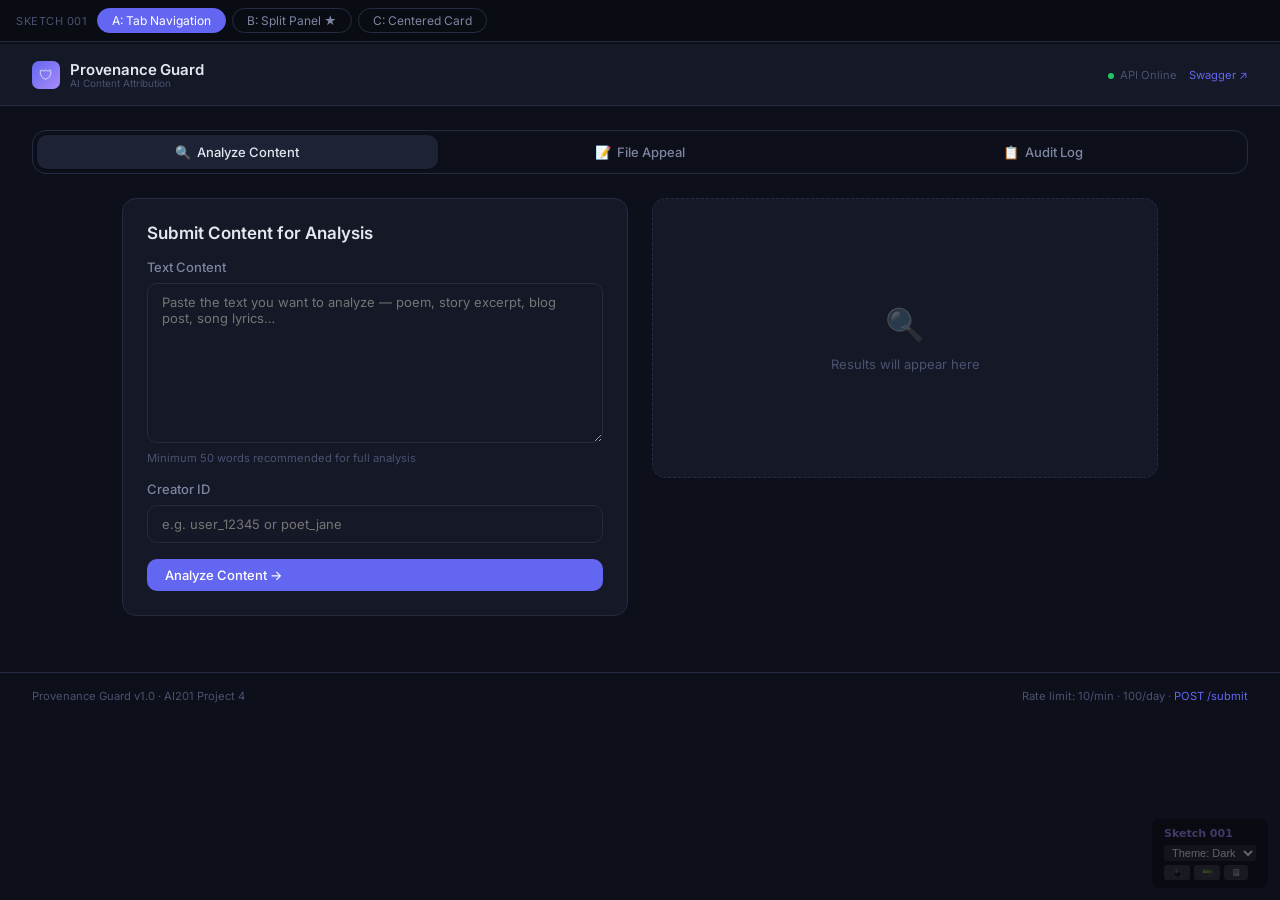
<file: .planning/sketches/001-app-layout/index.html>
<!DOCTYPE html>
<html lang="en">
<head>
<meta charset="UTF-8">
<meta name="viewport" content="width=device-width, initial-scale=1.0">
<title>Sketch 001 — App Layout | Provenance Guard UI</title>
<link rel="stylesheet" href="../themes/default.css">
<style>
  *, *::before, *::after { box-sizing: border-box; margin: 0; padding: 0; }
  body { background: var(--color-bg); color: var(--color-text); font-family: var(--font-sans); font-size: var(--text-base); min-height: 100vh; }

  /* ── Variant nav bar ── */
  #variant-nav {
    position: fixed; top: 0; left: 0; right: 0; z-index: 9998;
    background: #0a0c14; border-bottom: 1px solid var(--color-border);
    padding: 8px 16px; display: flex; gap: 6px; align-items: center;
    font-family: var(--font-sans); font-size: 12px;
  }
  #variant-nav span { color: var(--color-text-dim); margin-right: 4px; font-size: 11px; text-transform: uppercase; letter-spacing: .05em; }
  .variant-tab {
    background: transparent; border: 1px solid var(--color-border); color: var(--color-text-muted);
    padding: 4px 14px; border-radius: var(--radius-full); cursor: pointer; font-size: 12px;
    transition: all var(--transition-fast); font-family: inherit;
  }
  .variant-tab:hover { border-color: var(--color-primary); color: var(--color-text); }
  .variant-tab.active { background: var(--color-primary); border-color: var(--color-primary); color: #fff; }
  .variant { display: none; padding-top: 44px; min-height: 100vh; }
  .variant.active { display: block; }

  /* ── Shared components ── */
  .pg-logo { display: flex; align-items: center; gap: 10px; }
  .pg-logo-icon { width: 28px; height: 28px; background: linear-gradient(135deg, var(--color-primary), #a78bfa); border-radius: 7px; display: flex; align-items: center; justify-content: center; font-size: 14px; }
  .pg-logo-text { font-size: 15px; font-weight: 600; letter-spacing: -.01em; }
  .pg-logo-sub { font-size: 10px; color: var(--color-text-dim); font-weight: 400; display: block; margin-top: -2px; }

  .btn { display: inline-flex; align-items: center; gap: 6px; padding: 8px 18px; border-radius: var(--radius-md); border: none; cursor: pointer; font-family: inherit; font-size: var(--text-sm); font-weight: 500; transition: all var(--transition-fast); }
  .btn-primary { background: var(--color-primary); color: #fff; }
  .btn-primary:hover { background: var(--color-primary-hover); transform: translateY(-1px); box-shadow: var(--shadow-glow-primary); }
  .btn-primary:active { transform: translateY(0); }
  .btn-ghost { background: transparent; color: var(--color-text-muted); border: 1px solid var(--color-border); }
  .btn-ghost:hover { border-color: var(--color-border-focus); color: var(--color-text); }
  .btn-sm { padding: 5px 12px; font-size: var(--text-xs); }

  .field { margin-bottom: var(--space-4); }
  .field label { display: block; font-size: var(--text-sm); color: var(--color-text-muted); margin-bottom: var(--space-2); font-weight: 500; }
  .field input, .field textarea { width: 100%; background: var(--color-surface); border: 1px solid var(--color-border); border-radius: var(--radius-md); padding: 10px 14px; color: var(--color-text); font-family: inherit; font-size: var(--text-sm); transition: border-color var(--transition-fast); resize: vertical; }
  .field input:focus, .field textarea:focus { outline: none; border-color: var(--color-border-focus); box-shadow: 0 0 0 3px rgba(99,102,241,.12); }
  .field textarea { min-height: 100px; }
  .field-hint { font-size: var(--text-xs); color: var(--color-text-dim); margin-top: 4px; }

  .card { background: var(--color-surface); border: 1px solid var(--color-border); border-radius: var(--radius-lg); padding: var(--space-6); }
  .card-title { font-size: var(--text-lg); font-weight: 600; margin-bottom: var(--space-4); }

  .badge { display: inline-flex; align-items: center; gap: 4px; padding: 2px 10px; border-radius: var(--radius-full); font-size: var(--text-xs); font-weight: 600; }
  .badge-ai { background: var(--color-ai-muted); color: var(--color-ai); border: 1px solid rgba(244,63,94,.25); }
  .badge-human { background: var(--color-human-muted); color: var(--color-human); border: 1px solid rgba(16,185,129,.25); }
  .badge-uncertain { background: var(--color-uncertain-muted); color: var(--color-uncertain); border: 1px solid rgba(245,158,11,.25); }

  /* ── Loading shimmer ── */
  @keyframes shimmer { to { background-position: -200% 0; } }
  .loading-btn { position: relative; overflow: hidden; pointer-events: none; opacity: .7; }
  .loading-btn::after { content: ''; position: absolute; inset: 0; background: linear-gradient(90deg, transparent 0%, rgba(255,255,255,.15) 50%, transparent 100%); background-size: 200% 100%; animation: shimmer 1s infinite; }

  /* ══════════════════════════════════════
     VARIANT A — Tab Navigation
  ══════════════════════════════════════ */
  .va-header { background: var(--color-surface); border-bottom: 1px solid var(--color-border); padding: var(--space-4) var(--space-8); display: flex; align-items: center; justify-content: space-between; }
  .va-tabs { display: flex; gap: 2px; background: var(--color-bg); border: 1px solid var(--color-border); border-radius: var(--radius-lg); padding: 4px; margin: var(--space-6) var(--space-8) 0; }
  .va-tab { flex: 1; padding: 9px; text-align: center; border-radius: var(--radius-md); cursor: pointer; font-size: var(--text-sm); font-weight: 500; color: var(--color-text-muted); transition: all var(--transition-base); border: none; background: transparent; font-family: inherit; }
  .va-tab:hover { color: var(--color-text); }
  .va-tab.active { background: var(--color-surface-raised); color: var(--color-text); box-shadow: var(--shadow-sm); }
  .va-tab-icon { margin-right: 6px; }
  .va-body { padding: var(--space-6) var(--space-8); max-width: 1100px; margin: 0 auto; }
  .va-panel { display: none; }
  .va-panel.active { display: block; }
  .va-two-col { display: grid; grid-template-columns: 1fr 1fr; gap: var(--space-6); }
  .va-footer { border-top: 1px solid var(--color-border); padding: var(--space-4) var(--space-8); display: flex; justify-content: space-between; align-items: center; font-size: var(--text-xs); color: var(--color-text-dim); margin-top: var(--space-8); }
  .va-status-dot { width: 6px; height: 6px; border-radius: 50%; background: var(--color-success); display: inline-block; margin-right: 6px; animation: pulse 2s infinite; }
  @keyframes pulse { 0%,100% { opacity: 1; } 50% { opacity: .4; } }

  /* Log table */
  .log-table { width: 100%; border-collapse: collapse; font-size: var(--text-sm); }
  .log-table th { text-align: left; padding: 10px 14px; font-size: var(--text-xs); font-weight: 600; text-transform: uppercase; letter-spacing: .05em; color: var(--color-text-dim); border-bottom: 1px solid var(--color-border); }
  .log-table td { padding: 12px 14px; border-bottom: 1px solid rgba(39,43,66,.5); vertical-align: middle; }
  .log-table tr:hover td { background: var(--color-surface-hover); }
  .log-table tr:last-child td { border-bottom: none; }
  .score-bar { height: 4px; background: var(--color-border); border-radius: 2px; overflow: hidden; width: 60px; }
  .score-fill { height: 100%; border-radius: 2px; }
  .mono { font-family: var(--font-mono); font-size: var(--text-xs); }

  /* ══════════════════════════════════════
     VARIANT B — Split Command Panel
  ══════════════════════════════════════ */
  .vb-layout { display: grid; grid-template-columns: 220px 1fr; min-height: calc(100vh - 44px); }
  .vb-sidebar { background: var(--color-surface); border-right: 1px solid var(--color-border); display: flex; flex-direction: column; }
  .vb-sidebar-head { padding: var(--space-5) var(--space-5) var(--space-4); border-bottom: 1px solid var(--color-border); }
  .vb-nav { padding: var(--space-3); flex: 1; }
  .vb-nav-section { font-size: 10px; text-transform: uppercase; letter-spacing: .08em; color: var(--color-text-dim); font-weight: 700; padding: var(--space-3) var(--space-3) var(--space-2); }
  .vb-nav-item { display: flex; align-items: center; gap: 10px; padding: 9px var(--space-3); border-radius: var(--radius-md); cursor: pointer; font-size: var(--text-sm); color: var(--color-text-muted); transition: all var(--transition-fast); border: none; background: transparent; width: 100%; text-align: left; font-family: inherit; }
  .vb-nav-item:hover { background: var(--color-surface-hover); color: var(--color-text); }
  .vb-nav-item.active { background: var(--color-primary-muted); color: var(--color-primary-hover); }
  .vb-nav-icon { font-size: 15px; width: 20px; text-align: center; }
  .vb-nav-badge { margin-left: auto; background: var(--color-primary); color: #fff; font-size: 10px; font-weight: 700; padding: 1px 6px; border-radius: var(--radius-full); }
  .vb-main { padding: var(--space-8); overflow-y: auto; }
  .vb-page { display: none; }
  .vb-page.active { display: block; }
  .vb-page-title { font-size: var(--text-2xl); font-weight: 700; margin-bottom: var(--space-2); }
  .vb-page-sub { color: var(--color-text-muted); font-size: var(--text-sm); margin-bottom: var(--space-6); }
  .vb-sidebar-footer { padding: var(--space-4); border-top: 1px solid var(--color-border); }
  .vb-api-status { display: flex; align-items: center; gap: 8px; font-size: var(--text-xs); color: var(--color-text-muted); }

  /* ══════════════════════════════════════
     VARIANT C — Centered Single Card
  ══════════════════════════════════════ */
  .vc-outer { min-height: calc(100vh - 44px); display: flex; flex-direction: column; align-items: center; padding: var(--space-10) var(--space-6); background: radial-gradient(ellipse at 50% 0%, rgba(99,102,241,.08) 0%, transparent 60%); }
  .vc-hero { text-align: center; margin-bottom: var(--space-10); }
  .vc-hero-badge { display: inline-flex; align-items: center; gap: 6px; background: var(--color-primary-muted); border: 1px solid rgba(99,102,241,.25); border-radius: var(--radius-full); padding: 4px 14px; font-size: var(--text-xs); color: var(--color-primary-hover); margin-bottom: var(--space-5); }
  .vc-hero-title { font-size: var(--text-3xl); font-weight: 700; letter-spacing: -.02em; margin-bottom: var(--space-3); background: linear-gradient(135deg, #e2e8f0 0%, #818cf8 100%); -webkit-background-clip: text; -webkit-text-fill-color: transparent; background-clip: text; }
  .vc-hero-sub { font-size: var(--text-base); color: var(--color-text-muted); max-width: 480px; line-height: 1.6; }
  .vc-card { width: 100%; max-width: 680px; }
  .vc-inner-tabs { display: flex; border-bottom: 1px solid var(--color-border); margin-bottom: var(--space-6); }
  .vc-inner-tab { padding: 10px 20px; font-size: var(--text-sm); font-weight: 500; color: var(--color-text-muted); cursor: pointer; border-bottom: 2px solid transparent; transition: all var(--transition-fast); border-top: none; border-left: none; border-right: none; background: transparent; font-family: inherit; margin-bottom: -1px; }
  .vc-inner-tab:hover { color: var(--color-text); }
  .vc-inner-tab.active { color: var(--color-primary-hover); border-bottom-color: var(--color-primary); }
  .vc-panel { display: none; }
  .vc-panel.active { display: block; }
</style>
</head>
<body>

<!-- ── Variant switcher ── -->
<div id="variant-nav">
  <span>Sketch 001</span>
  <button class="variant-tab active" onclick="showVariant('a', this)">A: Tab Navigation</button>
  <button class="variant-tab" onclick="showVariant('b', this)">B: Split Panel ★</button>
  <button class="variant-tab" onclick="showVariant('c', this)">C: Centered Card</button>
</div>

<!-- ════════════════════════════════════════════════════
     VARIANT A — Tab Navigation (Gradio-native feel)
════════════════════════════════════════════════════ -->
<div id="variant-a" class="variant active">
  <header class="va-header">
    <div class="pg-logo">
      <div class="pg-logo-icon">🛡</div>
      <div>
        <div class="pg-logo-text">Provenance Guard</div>
        <span class="pg-logo-sub">AI Content Attribution</span>
      </div>
    </div>
    <div style="display:flex;gap:var(--space-3);align-items:center">
      <span style="font-size:var(--text-xs);color:var(--color-text-dim)"><span class="va-status-dot"></span>API Online</span>
      <a href="http://localhost:5000/apidocs" style="font-size:var(--text-xs);color:var(--color-primary);text-decoration:none">Swagger ↗</a>
    </div>
  </header>

  <div class="va-tabs">
    <button class="va-tab active" onclick="vaTab('submit', this)"><span class="va-tab-icon">🔍</span>Analyze Content</button>
    <button class="va-tab" onclick="vaTab('appeal', this)"><span class="va-tab-icon">📝</span>File Appeal</button>
    <button class="va-tab" onclick="vaTab('log', this)"><span class="va-tab-icon">📋</span>Audit Log</button>
  </div>

  <div class="va-body">
    <!-- Submit panel -->
    <div id="va-submit" class="va-panel active">
      <div class="va-two-col">
        <div>
          <div class="card">
            <div class="card-title">Submit Content for Analysis</div>
            <div class="field">
              <label>Text Content</label>
              <textarea id="va-text" placeholder="Paste the text you want to analyze — poem, story excerpt, blog post, song lyrics…" style="min-height:160px"></textarea>
              <div class="field-hint">Minimum 50 words recommended for full analysis</div>
            </div>
            <div class="field">
              <label>Creator ID</label>
              <input id="va-creator" type="text" placeholder="e.g. user_12345 or poet_jane">
            </div>
            <button class="btn btn-primary" style="width:100%" onclick="vaSubmit(this)">Analyze Content →</button>
          </div>
        </div>
        <div id="va-result-area">
          <div class="card" style="border-style:dashed;display:flex;flex-direction:column;align-items:center;justify-content:center;min-height:280px;gap:var(--space-3)">
            <div style="font-size:32px;opacity:.3">🔍</div>
            <div style="color:var(--color-text-dim);font-size:var(--text-sm)">Results will appear here</div>
          </div>
        </div>
      </div>
    </div>

    <!-- Appeal panel -->
    <div id="va-appeal" class="va-panel">
      <div style="max-width:560px">
        <div class="card">
          <div class="card-title">File a Classification Appeal</div>
          <p style="font-size:var(--text-sm);color:var(--color-text-muted);margin-bottom:var(--space-5);line-height:1.6">If you believe your content was misclassified, provide the content ID from your submission and your reasoning. A human moderator will review your case.</p>
          <div class="field">
            <label>Content ID</label>
            <input id="va-cid" type="text" placeholder="e.g. 3f7a8c2d-1234-…" style="font-family:var(--font-mono);font-size:var(--text-sm)">
          </div>
          <div class="field">
            <label>Your Reasoning</label>
            <textarea id="va-reason" placeholder="Explain why you believe the classification is incorrect…" style="min-height:120px"></textarea>
          </div>
          <button class="btn btn-primary" onclick="vaAppeal(this)">Submit Appeal →</button>
        </div>
      </div>
    </div>

    <!-- Log panel -->
    <div id="va-log" class="va-panel">
      <div class="card" style="padding:0;overflow:hidden">
        <div style="padding:var(--space-5) var(--space-6);display:flex;justify-content:space-between;align-items:center;border-bottom:1px solid var(--color-border)">
          <div class="card-title" style="margin:0">Audit Log</div>
          <button class="btn btn-ghost btn-sm" onclick="vaRefreshLog()">↻ Refresh</button>
        </div>
        <table class="log-table" id="va-log-table">
          <thead>
            <tr>
              <th>Content ID</th>
              <th>Creator</th>
              <th>Attribution</th>
              <th>Confidence</th>
              <th>Status</th>
              <th>Timestamp</th>
            </tr>
          </thead>
          <tbody id="va-log-body">
            <tr>
              <td class="mono">3f7a8c2d…</td>
              <td>poet_alice</td>
              <td><span class="badge badge-ai">likely_ai</span></td>
              <td>
                <div style="display:flex;align-items:center;gap:8px">
                  <div class="score-bar"><div class="score-fill" style="width:82%;background:var(--color-ai)"></div></div>
                  <span class="mono" style="color:var(--color-text-muted)">0.82</span>
                </div>
              </td>
              <td><span class="badge badge-uncertain" style="background:rgba(245,158,11,.08)">under_review</span></td>
              <td class="mono" style="color:var(--color-text-muted)">2026-06-27T14:23</td>
            </tr>
            <tr>
              <td class="mono">a912ef05…</td>
              <td>writer_bob</td>
              <td><span class="badge badge-human">likely_human</span></td>
              <td>
                <div style="display:flex;align-items:center;gap:8px">
                  <div class="score-bar"><div class="score-fill" style="width:18%;background:var(--color-human)"></div></div>
                  <span class="mono" style="color:var(--color-text-muted)">0.18</span>
                </div>
              </td>
              <td><span class="badge" style="background:rgba(16,185,129,.08);color:var(--color-human);border-color:rgba(16,185,129,.2)">classified</span></td>
              <td class="mono" style="color:var(--color-text-muted)">2026-06-27T13:51</td>
            </tr>
            <tr>
              <td class="mono">c54b9001…</td>
              <td>creator_xyz</td>
              <td><span class="badge badge-uncertain">uncertain</span></td>
              <td>
                <div style="display:flex;align-items:center;gap:8px">
                  <div class="score-bar"><div class="score-fill" style="width:53%;background:var(--color-uncertain)"></div></div>
                  <span class="mono" style="color:var(--color-text-muted)">0.53</span>
                </div>
              </td>
              <td><span class="badge" style="background:rgba(16,185,129,.08);color:var(--color-human);border-color:rgba(16,185,129,.2)">classified</span></td>
              <td class="mono" style="color:var(--color-text-muted)">2026-06-27T12:08</td>
            </tr>
          </tbody>
        </table>
      </div>
    </div>
  </div>

  <footer class="va-footer">
    <div>Provenance Guard v1.0 · AI201 Project 4</div>
    <div>Rate limit: 10/min · 100/day · <span style="color:var(--color-primary)">POST /submit</span></div>
  </footer>
</div>

<!-- ════════════════════════════════════════════════════
     VARIANT B — Split Command Panel
════════════════════════════════════════════════════ -->
<div id="variant-b" class="variant">
  <div class="vb-layout">
    <aside class="vb-sidebar">
      <div class="vb-sidebar-head">
        <div class="pg-logo">
          <div class="pg-logo-icon">🛡</div>
          <div>
            <div class="pg-logo-text">Provenance Guard</div>
            <span class="pg-logo-sub">Content Attribution</span>
          </div>
        </div>
      </div>
      <nav class="vb-nav">
        <div class="vb-nav-section">Detection</div>
        <button class="vb-nav-item active" onclick="vbPage('analyze', this)">
          <span class="vb-nav-icon">🔍</span> Analyze Content
        </button>
        <button class="vb-nav-item" onclick="vbPage('appeal', this)">
          <span class="vb-nav-icon">📝</span> File Appeal
        </button>
        <div class="vb-nav-section">History</div>
        <button class="vb-nav-item" onclick="vbPage('log', this)">
          <span class="vb-nav-icon">📋</span> Audit Log
          <span class="vb-nav-badge">3</span>
        </button>
      </nav>
      <div class="vb-sidebar-footer">
        <div class="vb-api-status">
          <span class="va-status-dot"></span>
          API · localhost:5000
        </div>
        <div style="margin-top:8px">
          <a href="#" style="font-size:10px;color:var(--color-text-dim);text-decoration:none">Swagger Docs ↗</a>
        </div>
      </div>
    </aside>

    <main class="vb-main">
      <!-- Analyze page -->
      <div id="vb-analyze" class="vb-page active">
        <div class="vb-page-title">Analyze Content</div>
        <div class="vb-page-sub">Submit text to detect AI authorship using dual-signal analysis</div>
        <div style="display:grid;grid-template-columns:1fr 1fr;gap:var(--space-6);max-width:900px">
          <div class="card">
            <div class="field">
              <label>Text Content</label>
              <textarea placeholder="Paste content here…" style="min-height:180px"></textarea>
            </div>
            <div class="field">
              <label>Creator ID</label>
              <input type="text" placeholder="creator_id">
            </div>
            <button class="btn btn-primary" style="width:100%" onclick="vbSubmit(this)">Run Analysis →</button>
          </div>
          <div id="vb-result">
            <div class="card" style="border-style:dashed;min-height:280px;display:flex;align-items:center;justify-content:center;flex-direction:column;gap:10px">
              <span style="font-size:28px;opacity:.25">⚡</span>
              <span style="font-size:var(--text-sm);color:var(--color-text-dim)">Awaiting analysis</span>
            </div>
          </div>
        </div>
      </div>

      <!-- Appeal page -->
      <div id="vb-appeal" class="vb-page">
        <div class="vb-page-title">File Appeal</div>
        <div class="vb-page-sub">Contest a prior classification decision</div>
        <div class="card" style="max-width:520px">
          <div class="field">
            <label>Content ID</label>
            <input type="text" placeholder="UUID from your submission" style="font-family:var(--font-mono)">
          </div>
          <div class="field">
            <label>Your Reasoning</label>
            <textarea placeholder="Why do you believe the classification is incorrect?"></textarea>
          </div>
          <div style="display:flex;gap:var(--space-3)">
            <button class="btn btn-primary" onclick="vbAppeal(this)">Submit Appeal</button>
            <button class="btn btn-ghost">Cancel</button>
          </div>
        </div>
      </div>

      <!-- Log page -->
      <div id="vb-log" class="vb-page">
        <div class="vb-page-title">Audit Log</div>
        <div class="vb-page-sub">All attribution decisions and pending appeals</div>
        <div class="card" style="padding:0;overflow:hidden;max-width:900px">
          <div style="padding:var(--space-4) var(--space-5);border-bottom:1px solid var(--color-border);display:flex;justify-content:space-between">
            <div style="display:flex;gap:8px">
              <button class="btn btn-ghost btn-sm" style="background:var(--color-surface-raised)">All</button>
              <button class="btn btn-ghost btn-sm">Under Review</button>
            </div>
            <button class="btn btn-ghost btn-sm">↻ Refresh</button>
          </div>
          <table class="log-table">
            <thead><tr><th>ID</th><th>Creator</th><th>Attribution</th><th>Score</th><th>Status</th><th>Time</th></tr></thead>
            <tbody>
              <tr><td class="mono">3f7a8c2d…</td><td>poet_alice</td><td><span class="badge badge-ai">likely_ai</span></td><td><span class="mono">0.82</span></td><td><span class="badge badge-uncertain" style="background:rgba(245,158,11,.08)">under_review</span></td><td class="mono" style="color:var(--color-text-dim)">14:23</td></tr>
              <tr><td class="mono">a912ef05…</td><td>writer_bob</td><td><span class="badge badge-human">likely_human</span></td><td><span class="mono">0.18</span></td><td><span class="badge" style="background:rgba(16,185,129,.08);color:var(--color-human)">classified</span></td><td class="mono" style="color:var(--color-text-dim)">13:51</td></tr>
              <tr><td class="mono">c54b9001…</td><td>creator_xyz</td><td><span class="badge badge-uncertain">uncertain</span></td><td><span class="mono">0.53</span></td><td><span class="badge" style="background:rgba(16,185,129,.08);color:var(--color-human)">classified</span></td><td class="mono" style="color:var(--color-text-dim)">12:08</td></tr>
            </tbody>
          </table>
        </div>
      </div>
    </main>
  </div>
</div>

<!-- ════════════════════════════════════════════════════
     VARIANT C — Centered Single Card
════════════════════════════════════════════════════ -->
<div id="variant-c" class="variant">
  <div class="vc-outer">
    <div class="vc-hero">
      <div class="vc-hero-badge">🛡 AI Content Attribution</div>
      <h1 class="vc-hero-title">Provenance Guard</h1>
      <p class="vc-hero-sub">Detect AI-generated content with dual-signal analysis. Transparent labels. Human-first design.</p>
    </div>
    <div class="vc-card card">
      <div class="vc-inner-tabs">
        <button class="vc-inner-tab active" onclick="vcTab('analyze', this)">🔍 Analyze</button>
        <button class="vc-inner-tab" onclick="vcTab('appeal', this)">📝 Appeal</button>
        <button class="vc-inner-tab" onclick="vcTab('log', this)">📋 Log</button>
      </div>

      <div id="vc-analyze" class="vc-panel active">
        <div class="field">
          <label>Text Content</label>
          <textarea placeholder="Paste the content to analyze…" style="min-height:140px"></textarea>
        </div>
        <div class="field">
          <label>Creator ID</label>
          <input type="text" placeholder="creator_id">
        </div>
        <button class="btn btn-primary" style="width:100%;justify-content:center" onclick="vcSubmit(this)">Analyze Content →</button>
        <div id="vc-result" style="margin-top:var(--space-5);display:none"></div>
      </div>

      <div id="vc-appeal" class="vc-panel">
        <div class="field">
          <label>Content ID</label>
          <input type="text" placeholder="UUID from submission" style="font-family:var(--font-mono)">
        </div>
        <div class="field">
          <label>Your Reasoning</label>
          <textarea placeholder="Explain the misclassification…"></textarea>
        </div>
        <button class="btn btn-primary" onclick="vcAppeal(this)">Submit Appeal →</button>
      </div>

      <div id="vc-log" class="vc-panel">
        <table class="log-table">
          <thead><tr><th>Attribution</th><th>Confidence</th><th>Creator</th><th>Status</th></tr></thead>
          <tbody>
            <tr><td><span class="badge badge-ai">likely_ai</span></td><td class="mono">0.82</td><td>poet_alice</td><td><span style="color:var(--color-uncertain);font-size:var(--text-xs)">under_review</span></td></tr>
            <tr><td><span class="badge badge-human">likely_human</span></td><td class="mono">0.18</td><td>writer_bob</td><td><span style="color:var(--color-human);font-size:var(--text-xs)">classified</span></td></tr>
            <tr><td><span class="badge badge-uncertain">uncertain</span></td><td class="mono">0.53</td><td>creator_xyz</td><td><span style="color:var(--color-human);font-size:var(--text-xs)">classified</span></td></tr>
          </tbody>
        </table>
      </div>
    </div>
    <div style="margin-top:var(--space-6);font-size:var(--text-xs);color:var(--color-text-dim);text-align:center">
      Rate limited · 10/min · 100/day · <a href="#" style="color:var(--color-primary);text-decoration:none">API Docs</a>
    </div>
  </div>
</div>

<!-- ── Sketch toolbar ── -->
<div id="sketch-tools" style="position:fixed;bottom:12px;right:12px;z-index:9999;font-family:system-ui;font-size:11px;background:rgba(0,0,0,0.8);color:white;padding:8px 12px;border-radius:8px;opacity:0.35;transition:opacity 0.2s;backdrop-filter:blur(4px);" onmouseenter="this.style.opacity='1'" onmouseleave="this.style.opacity='0.35'">
  <div style="margin-bottom:5px;font-weight:600;color:#a78bfa">Sketch 001</div>
  <div style="margin-bottom:4px">
    <select onchange="document.querySelector('link[href*=themes]').href='../themes/'+this.value+'.css'" style="background:#222;color:#fff;border:none;font-size:11px;border-radius:3px;padding:1px 4px">
      <option value="default">Theme: Dark</option>
    </select>
  </div>
  <div style="display:flex;gap:4px">
    <button onclick="setWidth(375)" style="background:#333;border:none;color:#ccc;padding:2px 7px;border-radius:3px;cursor:pointer;font-size:10px">📱</button>
    <button onclick="setWidth(768)" style="background:#333;border:none;color:#ccc;padding:2px 7px;border-radius:3px;cursor:pointer;font-size:10px">📟</button>
    <button onclick="setWidth(0)" style="background:#333;border:none;color:#ccc;padding:2px 7px;border-radius:3px;cursor:pointer;font-size:10px">🖥</button>
  </div>
</div>

<script>
// ── Variant switching ──
function showVariant(id, btn) {
  document.querySelectorAll('.variant').forEach(v => v.classList.remove('active'));
  document.querySelectorAll('.variant-tab').forEach(t => t.classList.remove('active'));
  document.getElementById('variant-' + id).classList.add('active');
  btn.classList.add('active');
}

// ── Variant A interactions ──
function vaTab(name, btn) {
  document.querySelectorAll('.va-tab').forEach(t => t.classList.remove('active'));
  document.querySelectorAll('.va-panel').forEach(p => p.classList.remove('active'));
  btn.classList.add('active');
  document.getElementById('va-' + name).classList.add('active');
}

function vaSubmit(btn) {
  btn.classList.add('loading-btn');
  btn.textContent = 'Analyzing…';
  setTimeout(() => {
    btn.classList.remove('loading-btn');
    btn.textContent = 'Analyze Content →';
    document.getElementById('va-result-area').innerHTML = resultCard('likely_ai', 0.82, 0.90, 0.70);
  }, 1600);
}
function vaAppeal(btn) {
  btn.classList.add('loading-btn'); btn.textContent = 'Submitting…';
  setTimeout(() => {
    btn.classList.remove('loading-btn'); btn.textContent = 'Submit Appeal →';
    btn.closest('.card').innerHTML += '<div style="margin-top:16px;padding:12px;background:rgba(16,185,129,.1);border:1px solid rgba(16,185,129,.25);border-radius:8px;font-size:13px;color:#10b981">✓ Appeal submitted. A moderator will review your case.</div>';
  }, 1200);
}
function vaRefreshLog() { /* shimmer effect */ }

// ── Variant B interactions ──
function vbPage(name, btn) {
  document.querySelectorAll('.vb-nav-item').forEach(i => i.classList.remove('active'));
  document.querySelectorAll('.vb-page').forEach(p => p.classList.remove('active'));
  btn.classList.add('active');
  document.getElementById('vb-' + name).classList.add('active');
}
function vbSubmit(btn) {
  btn.classList.add('loading-btn'); btn.textContent = 'Analyzing…';
  setTimeout(() => {
    btn.classList.remove('loading-btn'); btn.textContent = 'Run Analysis →';
    document.getElementById('vb-result').innerHTML = resultCard('likely_human', 0.21, 0.15, 0.30);
  }, 1400);
}
function vbAppeal(btn) {
  btn.classList.add('loading-btn'); btn.textContent = 'Submitting…';
  setTimeout(() => { btn.classList.remove('loading-btn'); btn.textContent = 'Submit Appeal'; }, 1200);
}

// ── Variant C interactions ──
function vcTab(name, btn) {
  document.querySelectorAll('.vc-inner-tab').forEach(t => t.classList.remove('active'));
  document.querySelectorAll('.vc-panel').forEach(p => p.classList.remove('active'));
  btn.classList.add('active');
  document.getElementById('vc-' + name).classList.add('active');
}
function vcSubmit(btn) {
  btn.classList.add('loading-btn'); btn.textContent = 'Analyzing…';
  setTimeout(() => {
    btn.classList.remove('loading-btn'); btn.textContent = 'Analyze Content →';
    const el = document.getElementById('vc-result');
    el.style.display = 'block';
    el.innerHTML = resultCard('uncertain', 0.53, 0.60, 0.42);
  }, 1500);
}
function vcAppeal(btn) {
  btn.classList.add('loading-btn'); btn.textContent = 'Submitting…';
  setTimeout(() => { btn.classList.remove('loading-btn'); btn.textContent = 'Submit Appeal →'; }, 1200);
}

// ── Shared result card renderer ──
function resultCard(attr, conf, llm, stylo) {
  const colors = { likely_ai: '#f43f5e', likely_human: '#10b981', uncertain: '#f59e0b' };
  const labels = { likely_ai: 'AI-Assisted Content', likely_human: 'Human-Authored Content', uncertain: 'Attribution Unclear' };
  const icons = { likely_ai: '🤖', likely_human: '✍️', uncertain: '❓' };
  const c = colors[attr], pct = Math.round(conf * 100);
  return `
  <div style="background:var(--color-surface);border:1px solid var(--color-border);border-radius:var(--radius-lg);overflow:hidden;animation:fadeIn .3s ease">
    <div style="background:${c}1a;border-bottom:1px solid ${c}30;padding:14px 18px;display:flex;align-items:center;justify-content:space-between">
      <div style="display:flex;align-items:center;gap:10px">
        <span style="font-size:20px">${icons[attr]}</span>
        <span style="font-weight:600;color:${c}">${labels[attr]}</span>
      </div>
      <span style="font-family:var(--font-mono);font-size:13px;color:${c}">${pct}%</span>
    </div>
    <div style="padding:14px 18px">
      <div style="height:6px;background:var(--color-border);border-radius:3px;overflow:hidden;margin-bottom:12px">
        <div style="width:${pct}%;height:100%;background:${c};border-radius:3px;transition:width .6s ease"></div>
      </div>
      <div style="display:grid;grid-template-columns:1fr 1fr;gap:8px;font-size:12px">
        <div style="background:var(--color-surface-raised);padding:8px 12px;border-radius:6px">
          <div style="color:var(--color-text-dim);margin-bottom:2px">LLM Signal</div>
          <div style="font-family:var(--font-mono);font-weight:600">${llm.toFixed(2)}</div>
        </div>
        <div style="background:var(--color-surface-raised);padding:8px 12px;border-radius:6px">
          <div style="color:var(--color-text-dim);margin-bottom:2px">Stylometric</div>
          <div style="font-family:var(--font-mono);font-weight:600">${stylo.toFixed(2)}</div>
        </div>
      </div>
    </div>
  </div>`;
}

// ── Toolbar ──
function setWidth(w) {
  document.querySelectorAll('.variant.active').forEach(v => { v.style.maxWidth = w ? w+'px' : ''; v.style.margin = w ? '0 auto' : ''; });
}

// ── Animations ──
const s = document.createElement('style');
s.textContent = '@keyframes fadeIn { from { opacity:0; transform:translateY(4px) } to { opacity:1; transform:translateY(0) } }';
document.head.appendChild(s);
</script>
</body>
</html>
</file>
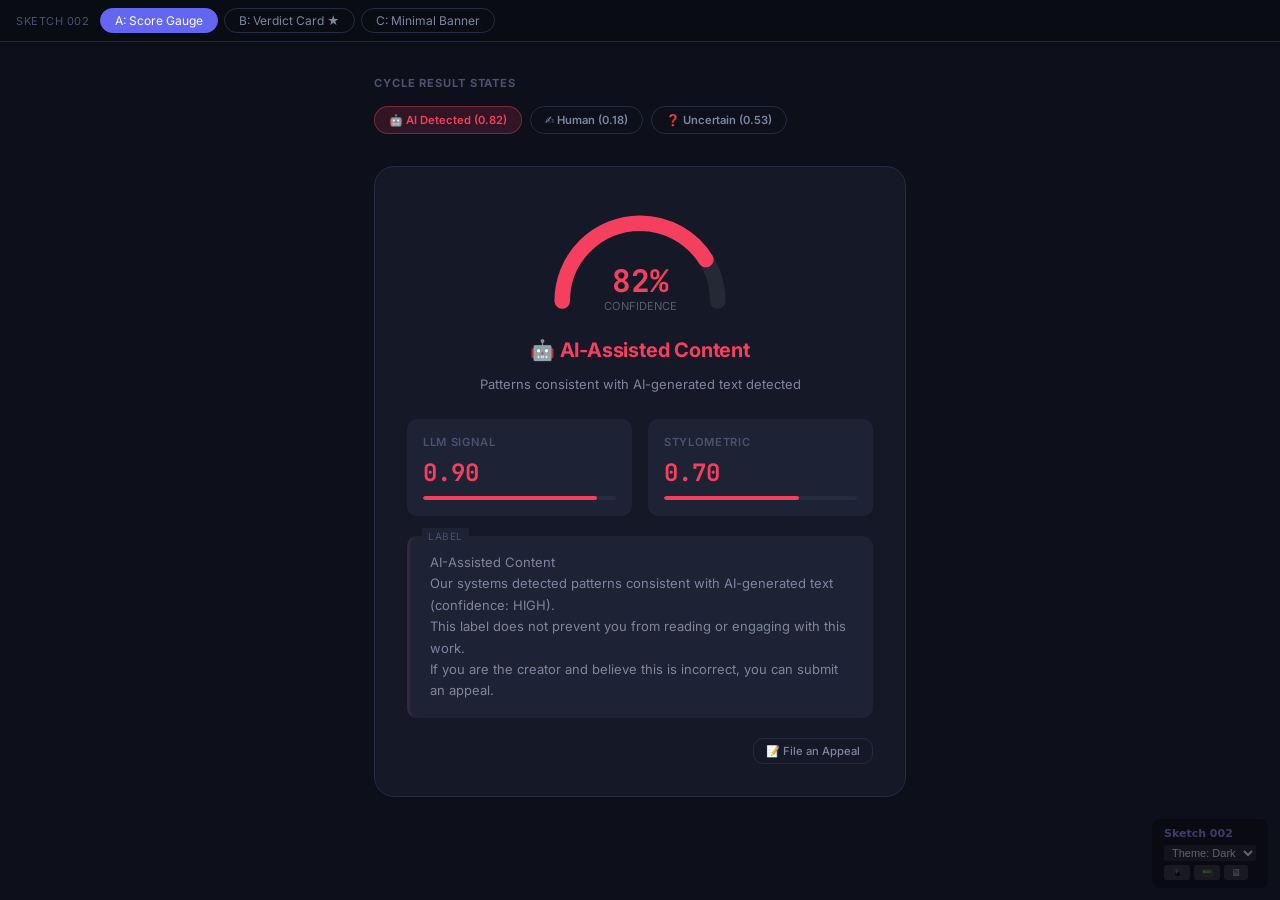
<file: .planning/sketches/002-result-display/index.html>
<!DOCTYPE html>
<html lang="en">
<head>
<meta charset="UTF-8">
<meta name="viewport" content="width=device-width, initial-scale=1.0">
<title>Sketch 002 — Attribution Result Display | Provenance Guard UI</title>
<link rel="stylesheet" href="../themes/default.css">
<style>
  *, *::before, *::after { box-sizing: border-box; margin: 0; padding: 0; }
  body { background: var(--color-bg); color: var(--color-text); font-family: var(--font-sans); font-size: var(--text-base); min-height: 100vh; }

  /* ── Variant nav ── */
  #variant-nav { position:fixed;top:0;left:0;right:0;z-index:9998;background:#0a0c14;border-bottom:1px solid var(--color-border);padding:8px 16px;display:flex;gap:6px;align-items:center;font-family:var(--font-sans);font-size:12px; }
  #variant-nav span { color:var(--color-text-dim);margin-right:4px;font-size:11px;text-transform:uppercase;letter-spacing:.05em; }
  .variant-tab { background:transparent;border:1px solid var(--color-border);color:var(--color-text-muted);padding:4px 14px;border-radius:var(--radius-full);cursor:pointer;font-size:12px;transition:all var(--transition-fast);font-family:inherit; }
  .variant-tab:hover { border-color:var(--color-primary);color:var(--color-text); }
  .variant-tab.active { background:var(--color-primary);border-color:var(--color-primary);color:#fff; }
  .variant { display:none;padding-top:44px; }
  .variant.active { display:block; }

  /* ── Shared ── */
  .page-wrap { max-width:580px;margin:0 auto;padding:var(--space-8) var(--space-6); }
  .section-label { font-size:var(--text-xs);text-transform:uppercase;letter-spacing:.08em;color:var(--color-text-dim);font-weight:700;margin-bottom:var(--space-4); }

  /* State picker */
  .state-picker { display:flex;gap:8px;margin-bottom:var(--space-8);flex-wrap:wrap; }
  .state-btn { padding:6px 14px;border-radius:var(--radius-full);border:1px solid var(--color-border);background:transparent;color:var(--color-text-muted);cursor:pointer;font-size:var(--text-xs);font-weight:600;font-family:inherit;transition:all var(--transition-fast); }
  .state-btn:hover { color:var(--color-text);border-color:var(--color-primary); }
  .state-btn.active-ai { background:rgba(244,63,94,.15);border-color:rgba(244,63,94,.4);color:var(--color-ai); }
  .state-btn.active-human { background:rgba(16,185,129,.15);border-color:rgba(16,185,129,.4);color:var(--color-human); }
  .state-btn.active-uncertain { background:rgba(245,158,11,.15);border-color:rgba(245,158,11,.4);color:var(--color-uncertain); }

  /* Fake input stub */
  .input-stub { background:var(--color-surface);border:1px solid var(--color-border);border-radius:var(--radius-lg);padding:var(--space-5);margin-bottom:var(--space-5); }
  .input-stub textarea { width:100%;background:transparent;border:none;color:var(--color-text-muted);font-family:inherit;font-size:var(--text-sm);resize:none;outline:none;line-height:1.5; }
  .input-stub-footer { display:flex;justify-content:space-between;align-items:center;margin-top:var(--space-3);padding-top:var(--space-3);border-top:1px solid var(--color-border); }

  .btn { display:inline-flex;align-items:center;gap:6px;padding:8px 18px;border-radius:var(--radius-md);border:none;cursor:pointer;font-family:inherit;font-size:var(--text-sm);font-weight:500;transition:all var(--transition-fast); }
  .btn-primary { background:var(--color-primary);color:#fff; }
  .btn-primary:hover { background:var(--color-primary-hover);box-shadow:var(--shadow-glow-primary); }
  .btn-ghost { background:transparent;color:var(--color-text-muted);border:1px solid var(--color-border); }
  .btn-ghost:hover { border-color:var(--color-primary);color:var(--color-text); }
  .btn-sm { padding:5px 12px;font-size:var(--text-xs); }

  @keyframes fadeUp { from{opacity:0;transform:translateY(8px)} to{opacity:1;transform:translateY(0)} }
  @keyframes countUp { from{opacity:0} to{opacity:1} }
  @keyframes fillBar { from{width:0} to{width:var(--target-w)} }
  @keyframes spinIn { from{transform:rotate(-90deg);opacity:0} to{transform:rotate(0deg);opacity:1} }

  /* ══════════════════════════════════════
     VARIANT A — Score Gauge
  ══════════════════════════════════════ */
  .gauge-card { background:var(--color-surface);border:1px solid var(--color-border);border-radius:var(--radius-xl);padding:var(--space-8);animation:fadeUp .3s ease; }
  .gauge-wrap { display:flex;flex-direction:column;align-items:center;margin-bottom:var(--space-6); }
  .gauge-svg { position:relative;width:180px;height:100px; }

  .gauge-verdicts { display:flex;justify-content:center;flex-direction:column;align-items:center;gap:var(--space-3);margin-bottom:var(--space-6); }
  .gauge-verdict-label { font-size:var(--text-xl);font-weight:700;letter-spacing:-.01em; }
  .gauge-verdict-sub { font-size:var(--text-sm);color:var(--color-text-muted);text-align:center;line-height:1.6;max-width:380px; }

  .gauge-signals { display:grid;grid-template-columns:1fr 1fr;gap:var(--space-4); }
  .signal-card { background:var(--color-surface-raised);border-radius:var(--radius-md);padding:var(--space-4); }
  .signal-name { font-size:var(--text-xs);font-weight:600;text-transform:uppercase;letter-spacing:.06em;color:var(--color-text-dim);margin-bottom:var(--space-2); }
  .signal-score { font-family:var(--font-mono);font-size:var(--text-2xl);font-weight:700;margin-bottom:var(--space-2); }
  .signal-bar { height:4px;background:var(--color-border);border-radius:2px;overflow:hidden; }
  .signal-fill { height:100%;border-radius:2px;transition:width .6s ease; }

  .label-box { background:var(--color-surface-raised);border-radius:var(--radius-md);padding:var(--space-4) var(--space-5);font-size:var(--text-sm);line-height:1.65;color:var(--color-text-muted);margin-top:var(--space-5);position:relative; }
  .label-box::before { content:'Label';position:absolute;top:-8px;left:12px;background:var(--color-surface-raised);padding:0 6px;font-size:10px;text-transform:uppercase;letter-spacing:.06em;color:var(--color-text-dim); }

  .appeal-row { margin-top:var(--space-5);display:flex;justify-content:flex-end; }

  /* ══════════════════════════════════════
     VARIANT B — Verdict Card
  ══════════════════════════════════════ */
  .verdict-card { border-radius:var(--radius-xl);overflow:hidden;animation:fadeUp .3s ease;box-shadow:var(--shadow-md); }
  .verdict-header { padding:var(--space-6) var(--space-6) var(--space-5); }
  .verdict-header-row { display:flex;align-items:center;justify-content:space-between;margin-bottom:var(--space-4); }
  .verdict-icon-ring { width:48px;height:48px;border-radius:50%;display:flex;align-items:center;justify-content:center;font-size:22px; }
  .verdict-title { font-size:var(--text-xl);font-weight:700;margin-bottom:2px; }
  .verdict-sub { font-size:var(--text-sm);opacity:.7; }
  .verdict-pct { font-family:var(--font-mono);font-size:var(--text-3xl);font-weight:700;opacity:.9; }

  .verdict-progress { height:8px;background:rgba(255,255,255,.15);border-radius:4px;overflow:hidden; }
  .verdict-progress-fill { height:100%;border-radius:4px;background:rgba(255,255,255,.7);transition:width .7s ease; }

  .verdict-body { background:var(--color-surface);padding:var(--space-5) var(--space-6); }
  .verdict-signals { display:grid;grid-template-columns:1fr 1fr;gap:var(--space-4);margin-bottom:var(--space-5); }
  .vsig { padding:var(--space-3) var(--space-4);background:var(--color-surface-raised);border-radius:var(--radius-md); }
  .vsig-label { font-size:var(--text-xs);color:var(--color-text-dim);margin-bottom:4px;font-weight:600;text-transform:uppercase;letter-spacing:.05em; }
  .vsig-val { font-family:var(--font-mono);font-size:var(--text-lg);font-weight:700; }
  .vsig-bar-wrap { height:3px;background:var(--color-border);border-radius:2px;overflow:hidden;margin-top:6px; }
  .vsig-bar { height:100%;border-radius:2px;transition:width .6s .2s ease; }

  .verdict-label-text { font-size:var(--text-sm);line-height:1.65;color:var(--color-text-muted);padding:var(--space-4);background:var(--color-surface-raised);border-radius:var(--radius-md);margin-bottom:var(--space-4); }
  .verdict-footer { display:flex;justify-content:flex-end;gap:var(--space-3); }

  /* ══════════════════════════════════════
     VARIANT C — Minimal Banner
  ══════════════════════════════════════ */
  .banner-result { border-radius:var(--radius-lg);overflow:hidden;animation:fadeUp .3s ease; }
  .banner-strip { padding:var(--space-4) var(--space-5);display:flex;align-items:center;justify-content:space-between; }
  .banner-strip-left { display:flex;align-items:center;gap:var(--space-3); }
  .banner-dot { width:10px;height:10px;border-radius:50%; }
  .banner-verdict { font-weight:700;font-size:var(--text-lg); }
  .banner-conf { font-family:var(--font-mono);font-size:var(--text-sm);opacity:.8; }

  .banner-body { background:var(--color-surface);border:1px solid var(--color-border);border-top:none; }
  .banner-progress-row { padding:var(--space-4) var(--space-5);border-bottom:1px solid var(--color-border); }
  .banner-progress-label { display:flex;justify-content:space-between;align-items:center;margin-bottom:var(--space-2);font-size:var(--text-xs);color:var(--color-text-dim); }
  .banner-bar { height:6px;background:var(--color-border);border-radius:3px;overflow:hidden; }
  .banner-fill { height:100%;border-radius:3px;transition:width .7s ease; }

  .banner-detail-row { padding:var(--space-4) var(--space-5);display:grid;grid-template-columns:1fr 1fr;gap:var(--space-4);border-bottom:1px solid var(--color-border); }
  .banner-detail-item { font-size:var(--text-xs); }
  .banner-detail-key { color:var(--color-text-dim);margin-bottom:3px;text-transform:uppercase;letter-spacing:.05em;font-weight:600; }
  .banner-detail-val { font-family:var(--font-mono);font-size:var(--text-sm);font-weight:600; }

  .banner-label-toggle { padding:var(--space-3) var(--space-5);cursor:pointer;display:flex;align-items:center;justify-content:space-between;font-size:var(--text-xs);color:var(--color-text-dim);border-bottom:1px solid var(--color-border);user-select:none; }
  .banner-label-toggle:hover { background:var(--color-surface-raised); }
  .banner-label-text { padding:var(--space-4) var(--space-5);font-size:var(--text-sm);line-height:1.65;color:var(--color-text-muted); }
  .banner-actions { padding:var(--space-3) var(--space-5);display:flex;justify-content:flex-end;gap:var(--space-3); }
</style>
</head>
<body>

<!-- ── Variant switcher ── -->
<div id="variant-nav">
  <span>Sketch 002</span>
  <button class="variant-tab active" onclick="showVariant('a', this)">A: Score Gauge</button>
  <button class="variant-tab" onclick="showVariant('b', this)">B: Verdict Card ★</button>
  <button class="variant-tab" onclick="showVariant('c', this)">C: Minimal Banner</button>
</div>

<!-- ════════════════════════════════════════════════════
     VARIANT A — Score Gauge
════════════════════════════════════════════════════ -->
<div id="variant-a" class="variant active">
  <div class="page-wrap">
    <div class="section-label">Cycle Result States</div>
    <div class="state-picker">
      <button class="state-btn active-ai" onclick="renderA('likely_ai', 0.82, 0.90, 0.70, this)">🤖 AI Detected (0.82)</button>
      <button class="state-btn" onclick="renderA('likely_human', 0.18, 0.12, 0.28, this)">✍️ Human (0.18)</button>
      <button class="state-btn" onclick="renderA('uncertain', 0.53, 0.60, 0.42, this)">❓ Uncertain (0.53)</button>
    </div>
    <div id="gauge-result"></div>
  </div>
</div>

<!-- ════════════════════════════════════════════════════
     VARIANT B — Verdict Card (color-coded header)
════════════════════════════════════════════════════ -->
<div id="variant-b" class="variant">
  <div class="page-wrap">
    <div class="section-label">Cycle Result States</div>
    <div class="state-picker">
      <button class="state-btn active-ai" onclick="renderB('likely_ai', 0.82, 0.90, 0.70, this)">🤖 AI Detected (0.82)</button>
      <button class="state-btn" onclick="renderB('likely_human', 0.18, 0.12, 0.28, this)">✍️ Human (0.18)</button>
      <button class="state-btn" onclick="renderB('uncertain', 0.53, 0.60, 0.42, this)">❓ Uncertain (0.53)</button>
    </div>
    <div id="verdict-result"></div>
  </div>
</div>

<!-- ════════════════════════════════════════════════════
     VARIANT C — Minimal Banner + Expandable
════════════════════════════════════════════════════ -->
<div id="variant-c" class="variant">
  <div class="page-wrap">
    <div class="section-label">Cycle Result States</div>
    <div class="state-picker">
      <button class="state-btn active-ai" onclick="renderC('likely_ai', 0.82, 0.90, 0.70, this)">🤖 AI Detected (0.82)</button>
      <button class="state-btn" onclick="renderC('likely_human', 0.18, 0.12, 0.28, this)">✍️ Human (0.18)</button>
      <button class="state-btn" onclick="renderC('uncertain', 0.53, 0.60, 0.42, this)">❓ Uncertain (0.53)</button>
    </div>
    <div id="banner-result"></div>
  </div>
</div>

<!-- ── Sketch toolbar ── -->
<div id="sketch-tools" style="position:fixed;bottom:12px;right:12px;z-index:9999;font-family:system-ui;font-size:11px;background:rgba(0,0,0,0.8);color:white;padding:8px 12px;border-radius:8px;opacity:0.35;transition:opacity 0.2s;" onmouseenter="this.style.opacity='1'" onmouseleave="this.style.opacity='0.35'">
  <div style="margin-bottom:5px;font-weight:600;color:#a78bfa">Sketch 002</div>
  <div style="margin-bottom:4px">
    <select onchange="document.querySelector('link[href*=themes]').href='../themes/'+this.value+'.css'" style="background:#222;color:#fff;border:none;font-size:11px;border-radius:3px;padding:1px 4px">
      <option value="default">Theme: Dark</option>
    </select>
  </div>
  <div style="display:flex;gap:4px">
    <button onclick="setWidth(375)" style="background:#333;border:none;color:#ccc;padding:2px 7px;border-radius:3px;cursor:pointer;font-size:10px">📱</button>
    <button onclick="setWidth(580)" style="background:#333;border:none;color:#ccc;padding:2px 7px;border-radius:3px;cursor:pointer;font-size:10px">📟</button>
    <button onclick="setWidth(0)" style="background:#333;border:none;color:#ccc;padding:2px 7px;border-radius:3px;cursor:pointer;font-size:10px">🖥</button>
  </div>
</div>

<script>
// ── Data ──
const DATA = {
  likely_ai: {
    color: '#f43f5e', icon: '🤖',
    title: 'AI-Assisted Content',
    sub: 'Patterns consistent with AI-generated text detected',
    label: 'AI-Assisted Content\nOur systems detected patterns consistent with AI-generated text (confidence: HIGH).\nThis label does not prevent you from reading or engaging with this work.\nIf you are the creator and believe this is incorrect, you can submit an appeal.',
    showAppeal: true
  },
  likely_human: {
    color: '#10b981', icon: '✍️',
    title: 'Human-Authored Content',
    sub: 'Strong indicators of human authorship found',
    label: 'Human-Authored Content\nOur systems found strong indicators that this work was written by a person (confidence: HIGH).\nEnjoy the work knowing it reflects a human creative voice.',
    showAppeal: false
  },
  uncertain: {
    color: '#f59e0b', icon: '❓',
    title: 'Attribution Unclear',
    sub: 'Signals did not converge — human review recommended',
    label: 'Attribution Unclear\nOur systems were unable to determine with confidence whether this content was written by a person or generated by AI (confidence: LOW).\nWe encourage you to consider the context. If you are the creator and believe this classification is wrong, you can submit an appeal.',
    showAppeal: true
  }
};

// ── Variant switching ──
function showVariant(id, btn) {
  document.querySelectorAll('.variant').forEach(v => v.classList.remove('active'));
  document.querySelectorAll('.variant-tab').forEach(t => t.classList.remove('active'));
  document.getElementById('variant-' + id).classList.add('active');
  btn.classList.add('active');
}

function setWidth(w) {
  document.querySelectorAll('.page-wrap').forEach(el => { el.style.maxWidth = w ? w+'px' : '580px'; });
}

function pickerClass(attr) {
  return { likely_ai:'active-ai', likely_human:'active-human', uncertain:'active-uncertain' }[attr];
}

function updatePicker(btns, active, attr) {
  btns.forEach(b => b.className = 'state-btn');
  active.classList.add(pickerClass(attr));
}

// ── VARIANT A — Gauge ──
function renderA(attr, conf, llm, stylo, clickedBtn) {
  const d = DATA[attr];
  const pct = Math.round(conf * 100);
  const llmPct = Math.round(llm * 100);
  const styloPct = Math.round(stylo * 100);
  if (clickedBtn) updatePicker(document.querySelectorAll('#variant-a .state-btn'), clickedBtn, attr);

  // SVG gauge (half-donut)
  const r = 70, cx = 90, cy = 90;
  const circ = Math.PI * r;
  const offset = circ - (conf * circ);
  const labelLines = d.label.split('\n').map(l => `<div>${l}</div>`).join('');

  document.getElementById('gauge-result').innerHTML = `
  <div class="gauge-card">
    <div class="gauge-wrap">
      <svg viewBox="0 0 180 100" width="200" height="115" style="overflow:visible">
        <path d="M 20 90 A 70 70 0 0 1 160 90" fill="none" stroke="rgba(255,255,255,.07)" stroke-width="14" stroke-linecap="round"/>
        <path d="M 20 90 A 70 70 0 0 1 160 90" fill="none" stroke="${d.color}" stroke-width="14" stroke-linecap="round"
          stroke-dasharray="${circ}" stroke-dashoffset="${offset}"
          style="transition:stroke-dashoffset .7s ease;transform-origin:90px 90px"/>
        <text x="90" y="82" text-anchor="middle" fill="${d.color}" font-size="28" font-weight="700" font-family="JetBrains Mono,monospace">${pct}%</text>
        <text x="90" y="98" text-anchor="middle" fill="rgba(255,255,255,.3)" font-size="10" font-family="Inter,system-ui">CONFIDENCE</text>
      </svg>
    </div>
    <div class="gauge-verdicts">
      <div class="gauge-verdict-label" style="color:${d.color}">${d.icon} ${d.title}</div>
      <div class="gauge-verdict-sub">${d.sub}</div>
    </div>
    <div class="gauge-signals">
      <div class="signal-card">
        <div class="signal-name">LLM Signal</div>
        <div class="signal-score" style="color:${d.color}">${llm.toFixed(2)}</div>
        <div class="signal-bar"><div class="signal-fill" style="width:${llmPct}%;background:${d.color}"></div></div>
      </div>
      <div class="signal-card">
        <div class="signal-name">Stylometric</div>
        <div class="signal-score" style="color:${d.color}">${stylo.toFixed(2)}</div>
        <div class="signal-bar"><div class="signal-fill" style="width:${styloPct}%;background:${d.color}"></div></div>
      </div>
    </div>
    <div class="label-box" style="border-left:3px solid ${d.color}22">${labelLines}</div>
    ${d.showAppeal ? `<div class="appeal-row"><button class="btn btn-ghost btn-sm">📝 File an Appeal</button></div>` : ''}
  </div>`;
}

// ── VARIANT B — Verdict Card ──
function renderB(attr, conf, llm, stylo, clickedBtn) {
  const d = DATA[attr];
  const pct = Math.round(conf * 100);
  const llmPct = Math.round(llm * 100);
  const styloPct = Math.round(stylo * 100);
  if (clickedBtn) updatePicker(document.querySelectorAll('#variant-b .state-btn'), clickedBtn, attr);
  const labelLines = d.label.split('\n').join('<br>');

  document.getElementById('verdict-result').innerHTML = `
  <div class="verdict-card">
    <div class="verdict-header" style="background:linear-gradient(135deg,${d.color}22 0%,${d.color}08 100%);border:1px solid ${d.color}30;border-bottom:none">
      <div class="verdict-header-row">
        <div>
          <div class="verdict-title" style="color:${d.color}">${d.icon} ${d.title}</div>
          <div class="verdict-sub" style="color:${d.color}">${d.sub}</div>
        </div>
        <div class="verdict-pct" style="color:${d.color}">${pct}%</div>
      </div>
      <div class="verdict-progress">
        <div class="verdict-progress-fill" style="width:${pct}%;background:${d.color}"></div>
      </div>
    </div>
    <div class="verdict-body" style="border:1px solid ${d.color}30">
      <div class="verdict-signals">
        <div class="vsig">
          <div class="vsig-label">LLM Signal</div>
          <div class="vsig-val" style="color:${d.color}">${llm.toFixed(2)}</div>
          <div class="vsig-bar-wrap"><div class="vsig-bar" style="width:${llmPct}%;background:${d.color}"></div></div>
        </div>
        <div class="vsig">
          <div class="vsig-label">Stylometric</div>
          <div class="vsig-val" style="color:${d.color}">${stylo.toFixed(2)}</div>
          <div class="vsig-bar-wrap"><div class="vsig-bar" style="width:${styloPct}%;background:${d.color}"></div></div>
        </div>
      </div>
      <div class="verdict-label-text">${labelLines}</div>
      <div class="verdict-footer">
        ${d.showAppeal ? `<button class="btn btn-ghost btn-sm">📝 File Appeal</button>` : ''}
        <button class="btn btn-ghost btn-sm" onclick="copyId()">📋 Copy ID</button>
      </div>
    </div>
  </div>`;
}

// ── VARIANT C — Banner ──
function renderC(attr, conf, llm, stylo, clickedBtn) {
  const d = DATA[attr];
  const pct = Math.round(conf * 100);
  const llmPct = Math.round(llm * 100);
  const styloPct = Math.round(stylo * 100);
  if (clickedBtn) updatePicker(document.querySelectorAll('#variant-c .state-btn'), clickedBtn, attr);
  const labelLines = d.label.split('\n').join('<br>');
  const labelId = 'clbl_' + Date.now();

  document.getElementById('banner-result').innerHTML = `
  <div class="banner-result">
    <div class="banner-strip" style="background:${d.color}18;border:1px solid ${d.color}30;border-radius:var(--radius-lg) var(--radius-lg) 0 0">
      <div class="banner-strip-left">
        <div class="banner-dot" style="background:${d.color};box-shadow:0 0 8px ${d.color}80"></div>
        <span class="banner-verdict" style="color:${d.color}">${d.title}</span>
      </div>
      <span class="banner-conf" style="color:${d.color}">Confidence: ${pct}%</span>
    </div>
    <div class="banner-body">
      <div class="banner-progress-row">
        <div class="banner-progress-label">
          <span>Combined Score</span>
          <span style="font-family:var(--font-mono);color:${d.color}">${conf.toFixed(4)}</span>
        </div>
        <div class="banner-bar"><div class="banner-fill" style="width:${pct}%;background:${d.color}"></div></div>
      </div>
      <div class="banner-detail-row">
        <div class="banner-detail-item">
          <div class="banner-detail-key">LLM Signal</div>
          <div class="banner-detail-val" style="color:var(--color-text)">${llm.toFixed(2)}</div>
          <div style="height:2px;background:var(--color-border);border-radius:1px;margin-top:4px;overflow:hidden">
            <div style="height:100%;width:${llmPct}%;background:${d.color};transition:width .5s ease"></div>
          </div>
        </div>
        <div class="banner-detail-item">
          <div class="banner-detail-key">Stylometric</div>
          <div class="banner-detail-val" style="color:var(--color-text)">${stylo.toFixed(2)}</div>
          <div style="height:2px;background:var(--color-border);border-radius:1px;margin-top:4px;overflow:hidden">
            <div style="height:100%;width:${styloPct}%;background:${d.color};transition:width .5s .1s ease"></div>
          </div>
        </div>
      </div>
      <div class="banner-label-toggle" onclick="toggleLabel('${labelId}')">
        <span>📄 Transparency Label</span><span id="${labelId}-arrow">▼</span>
      </div>
      <div id="${labelId}" style="display:none">
        <div class="banner-label-text">${labelLines}</div>
      </div>
      <div class="banner-actions">
        ${d.showAppeal ? `<button class="btn btn-ghost btn-sm">📝 Appeal</button>` : ''}
        <button class="btn btn-ghost btn-sm" onclick="copyId()">📋 Copy ID</button>
      </div>
    </div>
  </div>`;
}

function toggleLabel(id) {
  const el = document.getElementById(id);
  const arrow = document.getElementById(id + '-arrow');
  const open = el.style.display === 'block';
  el.style.display = open ? 'none' : 'block';
  arrow.textContent = open ? '▼' : '▲';
}

function copyId() {
  navigator.clipboard?.writeText('3f7a8c2d-1234-5678-abcd-ef0123456789').catch(()=>{});
}

// ── Init with AI state ──
renderA('likely_ai', 0.82, 0.90, 0.70);
renderB('likely_ai', 0.82, 0.90, 0.70);
renderC('likely_ai', 0.82, 0.90, 0.70);
</script>
</body>
</html>
</file>
<file: .planning/sketches/themes/default.css>
/* Provenance Guard — Sketch Theme: Sleek Dark */
@import url('https://fonts.googleapis.com/css2?family=Inter:wght@300;400;500;600;700&family=JetBrains+Mono:wght@400;500&display=swap');

:root {
  /* Backgrounds */
  --color-bg: #0d0f1a;
  --color-surface: #151826;
  --color-surface-raised: #1e2235;
  --color-surface-hover: #252840;

  /* Borders */
  --color-border: #272b42;
  --color-border-focus: #5865f2;

  /* Text */
  --color-text: #e2e8f0;
  --color-text-muted: #7c86a1;
  --color-text-dim: #4a5270;

  /* Primary (indigo) */
  --color-primary: #6366f1;
  --color-primary-hover: #818cf8;
  --color-primary-muted: rgba(99,102,241,0.15);

  /* Semantic signals */
  --color-ai: #f43f5e;          /* rose — AI detected */
  --color-ai-muted: rgba(244,63,94,0.12);
  --color-human: #10b981;       /* emerald — human */
  --color-human-muted: rgba(16,185,129,0.12);
  --color-uncertain: #f59e0b;   /* amber — uncertain */
  --color-uncertain-muted: rgba(245,158,11,0.12);

  /* Status */
  --color-success: #22c55e;
  --color-warning: #f59e0b;
  --color-danger: #ef4444;
  --color-info: #38bdf8;

  /* Typography */
  --font-sans: 'Inter', system-ui, -apple-system, sans-serif;
  --font-mono: 'JetBrains Mono', 'Fira Code', monospace;
  --text-xs: 0.7rem;
  --text-sm: 0.8125rem;
  --text-base: 0.9375rem;
  --text-lg: 1.0625rem;
  --text-xl: 1.25rem;
  --text-2xl: 1.5rem;
  --text-3xl: 1.875rem;

  /* Spacing */
  --space-1: 4px;
  --space-2: 8px;
  --space-3: 12px;
  --space-4: 16px;
  --space-5: 20px;
  --space-6: 24px;
  --space-8: 32px;
  --space-10: 40px;
  --space-12: 48px;

  /* Shapes */
  --radius-sm: 5px;
  --radius-md: 10px;
  --radius-lg: 14px;
  --radius-xl: 20px;
  --radius-full: 9999px;

  /* Shadows */
  --shadow-sm: 0 1px 3px rgba(0,0,0,0.3);
  --shadow-md: 0 4px 12px rgba(0,0,0,0.4);
  --shadow-lg: 0 10px 30px rgba(0,0,0,0.5);
  --shadow-glow-primary: 0 0 20px rgba(99,102,241,0.25);

  /* Transitions */
  --transition-fast: 0.12s ease;
  --transition-base: 0.2s ease;
  --transition-slow: 0.35s ease;
}
</file>
